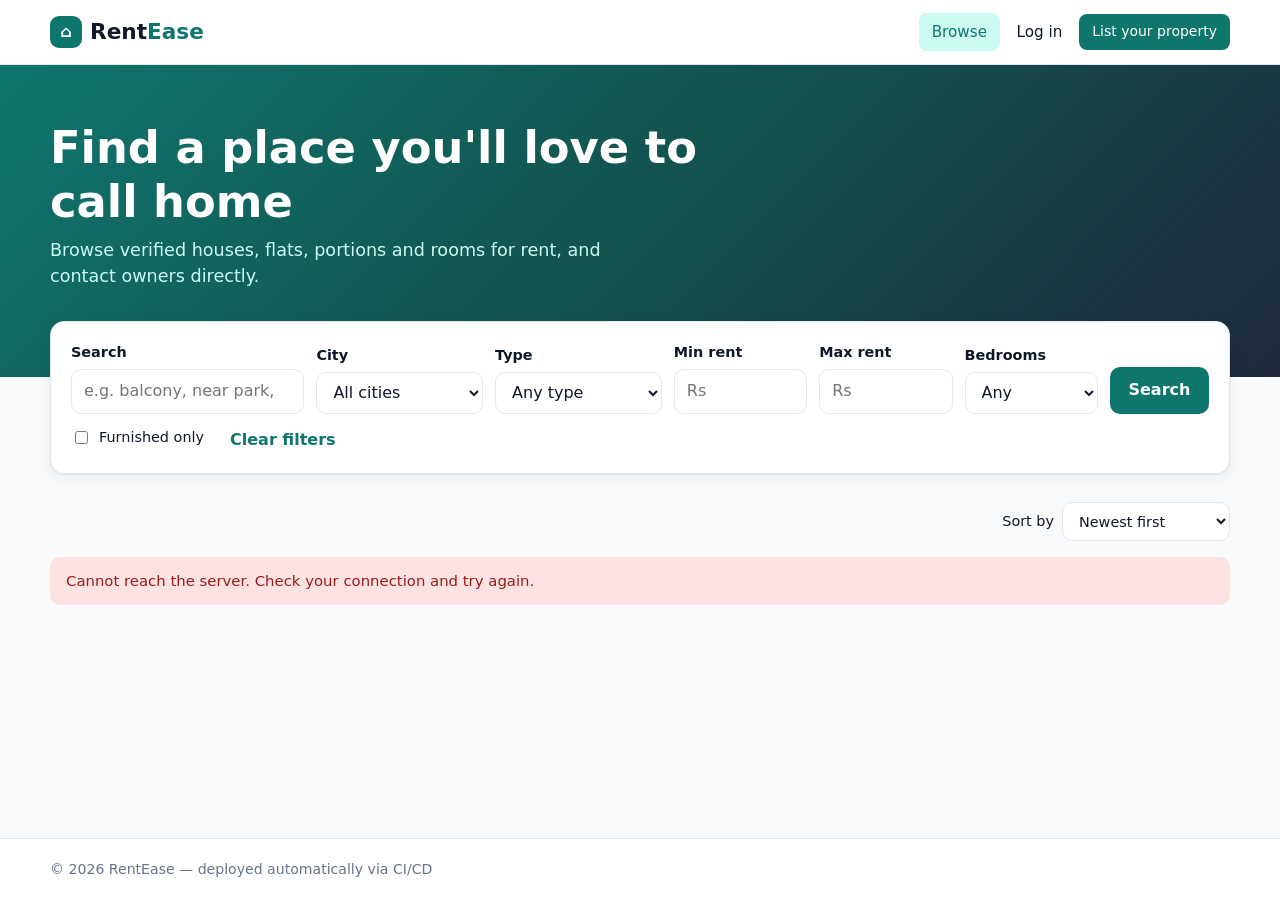
<file: frontend/index.html>
<!DOCTYPE html>
<html lang="en">
<head>
  <meta charset="UTF-8">
  <meta name="viewport" content="width=device-width, initial-scale=1">
  <title>RentEase — Houses, flats and rooms for rent</title>
  <meta name="description" content="Find houses, flats, portions and rooms for rent across Pakistan.">
  <link rel="stylesheet" href="assets/css/styles.css">
</head>
<body>
<main>
  <section class="hero">
    <div class="container">
      <h1>Find a place you'll love to call home</h1>
      <p>Browse verified houses, flats, portions and rooms for rent, and contact owners directly.</p>
    </div>
  </section>

  <div class="container">
    <form class="card search-panel" id="search-form" autocomplete="off">
      <div class="search-grid">
        <div class="field">
          <label for="q">Search</label>
          <input id="q" name="q" type="search" placeholder="e.g. balcony, near park, F-10">
        </div>
        <div class="field">
          <label for="city">City</label>
          <select id="city" name="city"><option value="">All cities</option></select>
        </div>
        <div class="field">
          <label for="type">Type</label>
          <select id="type" name="type">
            <option value="">Any type</option>
            <option value="house">House</option>
            <option value="flat">Flat</option>
            <option value="portion">Portion</option>
            <option value="room">Room</option>
            <option value="studio">Studio</option>
          </select>
        </div>
        <div class="field">
          <label for="min_rent">Min rent</label>
          <input id="min_rent" name="min_rent" type="number" min="0" step="1000" placeholder="Rs">
        </div>
        <div class="field">
          <label for="max_rent">Max rent</label>
          <input id="max_rent" name="max_rent" type="number" min="0" step="1000" placeholder="Rs">
        </div>
        <div class="field">
          <label for="bedrooms">Bedrooms</label>
          <select id="bedrooms" name="bedrooms">
            <option value="">Any</option>
            <option value="1">1+</option>
            <option value="2">2+</option>
            <option value="3">3+</option>
            <option value="4">4+</option>
            <option value="5">5+</option>
          </select>
        </div>
        <div class="actions">
          <button class="btn" type="submit">Search</button>
        </div>
      </div>
      <div style="display:flex;gap:1.25rem;margin-top:.8rem;align-items:center;flex-wrap:wrap">
        <label class="checkbox"><input type="checkbox" name="furnished" id="furnished"> Furnished only</label>
        <button class="linklike" type="button" id="reset-btn" style="color:var(--brand);font-weight:600">Clear filters</button>
      </div>
    </form>

    <div class="results-bar">
      <div id="result-count" class="muted"></div>
      <label style="display:flex;align-items:center;gap:.5rem;margin:0;font-weight:500">
        Sort by
        <select id="sort">
          <option value="newest">Newest first</option>
          <option value="rent_asc">Rent: low to high</option>
          <option value="rent_desc">Rent: high to low</option>
        </select>
      </label>
    </div>

    <div id="results" class="grid"></div>
    <div id="pagination" class="pagination"></div>
    <div style="height:3rem"></div>
  </div>
</main>
<script src="assets/js/config.js"></script>
<script src="assets/js/common.js"></script>
<script src="assets/js/home.js"></script>
</body>
</html>
</file>
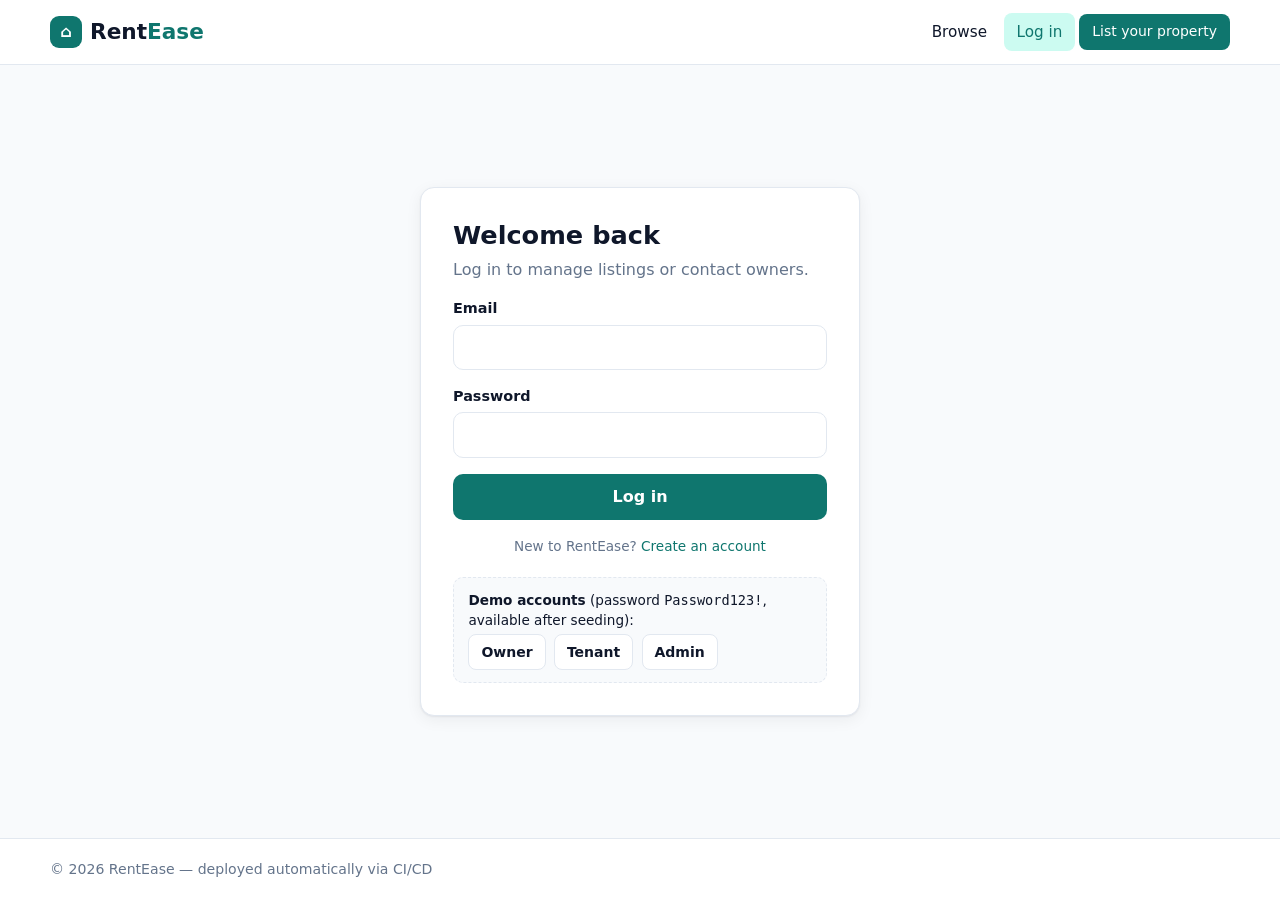
<file: frontend/admin.html>
<!DOCTYPE html>
<html lang="en">
<head>
  <meta charset="UTF-8">
  <meta name="viewport" content="width=device-width, initial-scale=1">
  <title>Admin — RentEase</title>
  <link rel="stylesheet" href="assets/css/styles.css">
</head>
<body>
<main class="page">
  <div class="container">
    <div class="page-head">
      <div>
        <h1>Admin dashboard</h1>
        <p>Review new listings and manage users.</p>
      </div>
    </div>
    <div class="stats" id="stats"></div>
    <div class="tabs" id="tabs">
      <button type="button" data-tab="pending" class="current">Pending review<span class="count" id="pending-count">0</span></button>
      <button type="button" data-tab="approved">Approved</button>
      <button type="button" data-tab="rejected">Rejected</button>
      <button type="button" data-tab="users">Users</button>
    </div>
    <div id="panel"></div>
  </div>
</main>
<script src="assets/js/config.js"></script>
<script src="assets/js/common.js"></script>
<script src="assets/js/admin.js"></script>
</body>
</html>
</file>
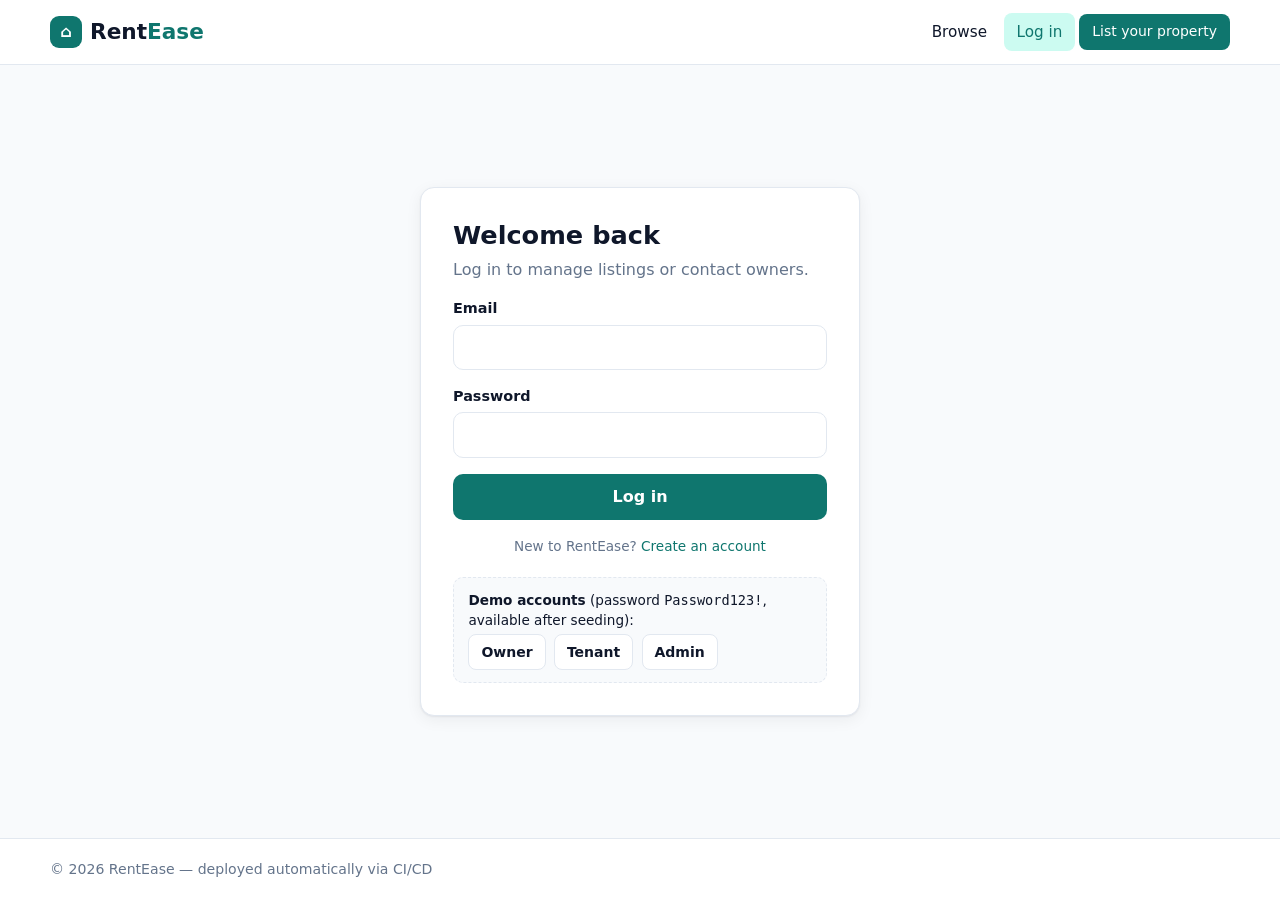
<file: frontend/dashboard.html>
<!DOCTYPE html>
<html lang="en">
<head>
  <meta charset="UTF-8">
  <meta name="viewport" content="width=device-width, initial-scale=1">
  <title>Dashboard — RentEase</title>
  <link rel="stylesheet" href="assets/css/styles.css">
</head>
<body>
<main class="page">
  <div class="container">
    <div class="page-head">
      <div>
        <h1 id="dash-title">Dashboard</h1>
        <p id="dash-sub"></p>
      </div>
      <button class="btn" id="new-listing-btn" type="button" hidden>+ Add new listing</button>
    </div>
    <div class="tabs" id="tabs"></div>
    <div id="panel"></div>
  </div>
</main>

<div class="modal-backdrop" id="listing-modal" role="dialog" aria-modal="true" aria-labelledby="modal-title">
  <div class="card modal">
    <div class="modal-head">
      <h2 id="modal-title" style="margin:0">Add listing</h2>
      <button class="close-x" type="button" data-close aria-label="Close">×</button>
    </div>
    <form id="listing-form" novalidate>
      <div class="field">
        <label for="f-title">Title</label>
        <input id="f-title" name="title" maxlength="150" placeholder="e.g. 2-bed flat near F-10 Markaz" required>
      </div>
      <div class="form-grid">
        <div class="field">
          <label for="f-type">Property type</label>
          <select id="f-type" name="property_type" required>
            <option value="">Choose…</option>
            <option value="house">House</option>
            <option value="flat">Flat / apartment</option>
            <option value="portion">Portion</option>
            <option value="room">Room</option>
            <option value="studio">Studio</option>
          </select>
        </div>
        <div class="field">
          <label for="f-rent">Monthly rent (Rs)</label>
          <input id="f-rent" name="rent" type="number" min="1000" step="500" required>
        </div>
        <div class="field">
          <label for="f-city">City</label>
          <input id="f-city" name="city" list="city-list" required>
          <datalist id="city-list">
            <option value="Islamabad"><option value="Rawalpindi"><option value="Lahore"><option value="Karachi">
            <option value="Peshawar"><option value="Faisalabad"><option value="Multan"><option value="Quetta">
          </datalist>
        </div>
        <div class="field">
          <label for="f-area">Area / sector</label>
          <input id="f-area" name="area" placeholder="e.g. G-11/2, DHA Phase 6" required>
        </div>
        <div class="field">
          <label for="f-bedrooms">Bedrooms</label>
          <input id="f-bedrooms" name="bedrooms" type="number" min="0" max="20" required>
        </div>
        <div class="field">
          <label for="f-bathrooms">Bathrooms</label>
          <input id="f-bathrooms" name="bathrooms" type="number" min="0" max="20" required>
        </div>
        <div class="field">
          <label for="f-size">Size (sq ft) <span class="hint">optional</span></label>
          <input id="f-size" name="size_sqft" type="number" min="50">
        </div>
        <div class="field">
          <label for="f-address">Street address <span class="hint">optional</span></label>
          <input id="f-address" name="address" maxlength="255">
        </div>
      </div>
      <div class="field">
        <label for="f-desc">Description</label>
        <textarea id="f-desc" name="description" rows="5" placeholder="Describe the property, nearby facilities, utilities, rules…" required></textarea>
      </div>
      <div class="field"><label class="checkbox"><input type="checkbox" name="furnished"> Furnished</label></div>

      <div id="images-section" hidden>
        <label>Photos</label>
        <div class="image-manager" id="image-manager"></div>
        <div class="field">
          <input type="file" id="image-input" accept="image/jpeg,image/png,image/webp" multiple>
          <div class="hint">JPG, PNG or WebP, up to 5 MB each, max 8 photos. The first photo is the cover.</div>
        </div>
      </div>
      <p class="hint" id="moderation-note">New and edited listings are reviewed by an admin before they appear publicly.</p>
      <div style="display:flex;gap:.6rem;justify-content:flex-end">
        <button class="btn secondary" type="button" data-close>Cancel</button>
        <button class="btn" type="submit" id="save-btn">Save listing</button>
      </div>
    </form>
  </div>
</div>

<script src="assets/js/config.js"></script>
<script src="assets/js/common.js"></script>
<script src="assets/js/inquiries.js"></script>
<script src="assets/js/dashboard.js"></script>
</body>
</html>
</file>
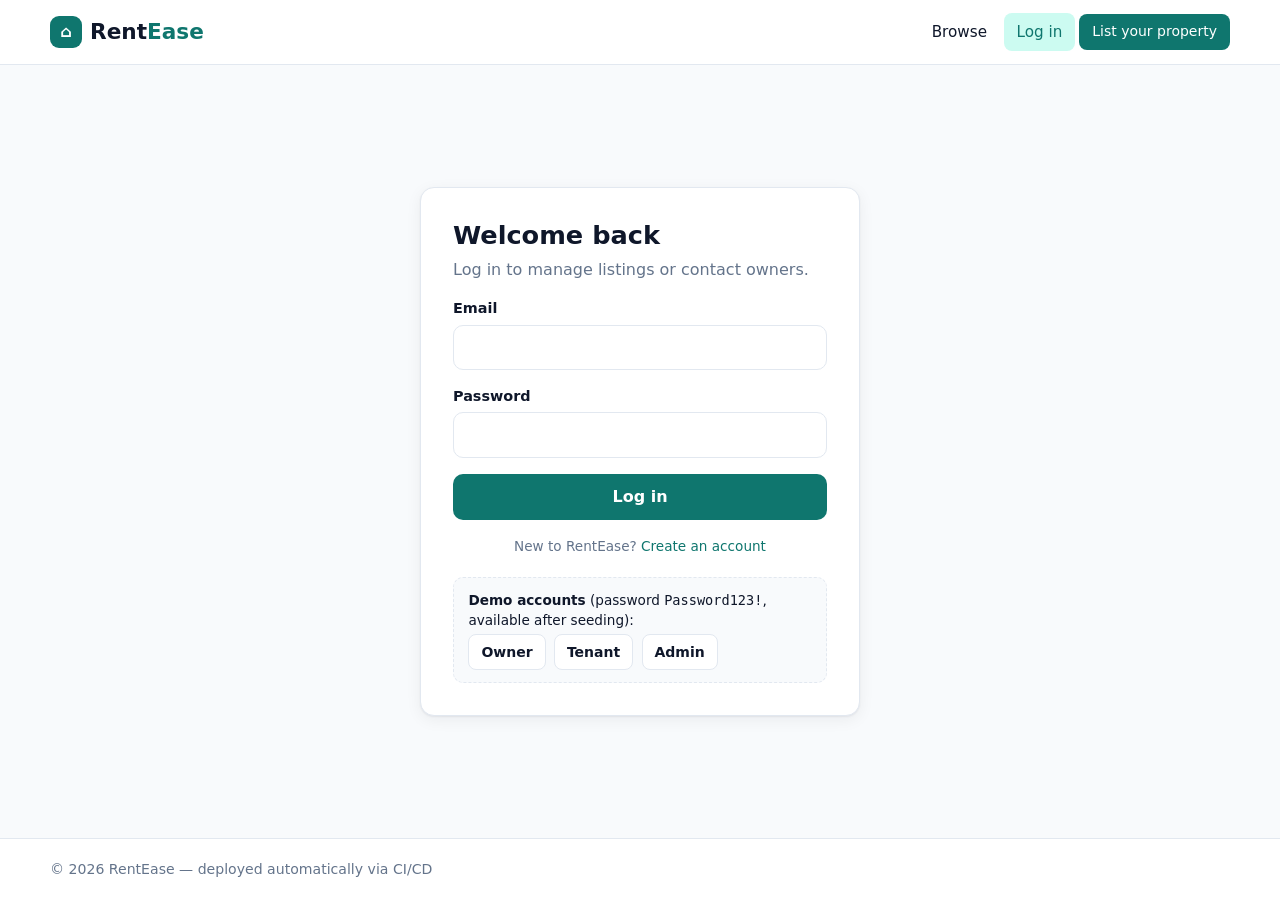
<file: frontend/login.html>
<!DOCTYPE html>
<html lang="en">
<head>
  <meta charset="UTF-8">
  <meta name="viewport" content="width=device-width, initial-scale=1">
  <title>Log in — RentEase</title>
  <link rel="stylesheet" href="assets/css/styles.css">
</head>
<body>
<main class="auth-wrap">
  <div class="card auth-card">
    <h1 style="font-size:1.6rem">Welcome back</h1>
    <p class="muted" style="margin-top:0">Log in to manage listings or contact owners.</p>
    <form id="login-form" novalidate>
      <div class="field">
        <label for="email">Email</label>
        <input id="email" name="email" type="email" autocomplete="email" required>
      </div>
      <div class="field">
        <label for="password">Password</label>
        <input id="password" name="password" type="password" autocomplete="current-password" required>
      </div>
      <button class="btn block" type="submit">Log in</button>
    </form>
    <p class="hint" style="text-align:center;margin-top:1rem">New to RentEase? <a href="register.html">Create an account</a></p>
    <div class="demo-box">
      <strong>Demo accounts</strong> (password <code>Password123!</code>, available after seeding):<br>
      <button class="btn secondary small" type="button" data-demo="ahmed.owner@rentease.pk">Owner</button>
      <button class="btn secondary small" type="button" data-demo="ayesha.tenant@rentease.pk">Tenant</button>
      <button class="btn secondary small" type="button" data-demo="admin@rentease.pk">Admin</button>
    </div>
  </div>
</main>
<script src="assets/js/config.js"></script>
<script src="assets/js/common.js"></script>
<script src="assets/js/auth.js"></script>
</body>
</html>
</file>
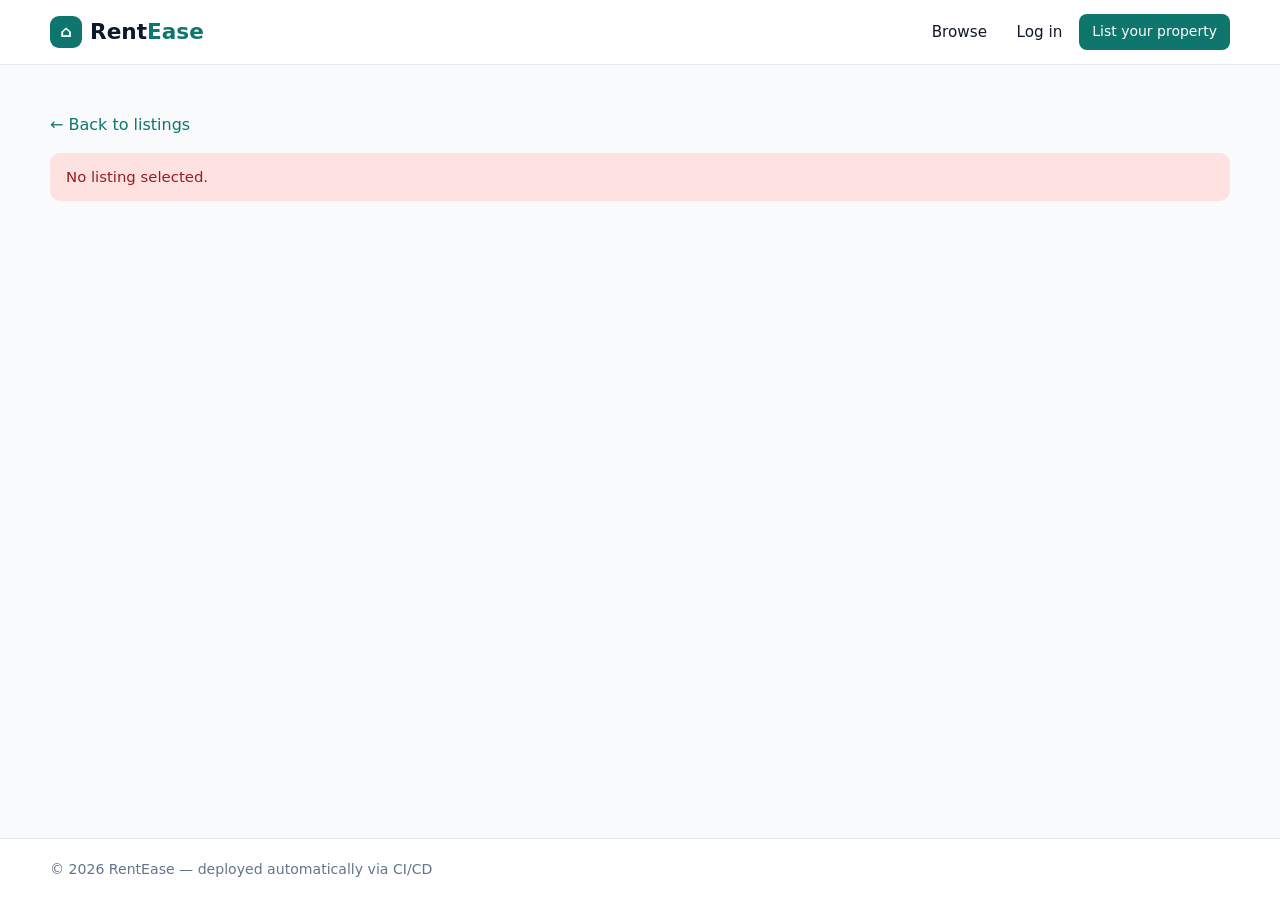
<file: frontend/property.html>
<!DOCTYPE html>
<html lang="en">
<head>
  <meta charset="UTF-8">
  <meta name="viewport" content="width=device-width, initial-scale=1">
  <title>Property details — RentEase</title>
  <link rel="stylesheet" href="assets/css/styles.css">
</head>
<body>
<main class="page">
  <div class="container">
    <p><a href="index.html">← Back to listings</a></p>
    <div id="content"></div>
  </div>
</main>
<script src="assets/js/config.js"></script>
<script src="assets/js/common.js"></script>
<script src="assets/js/property.js"></script>
</body>
</html>
</file>
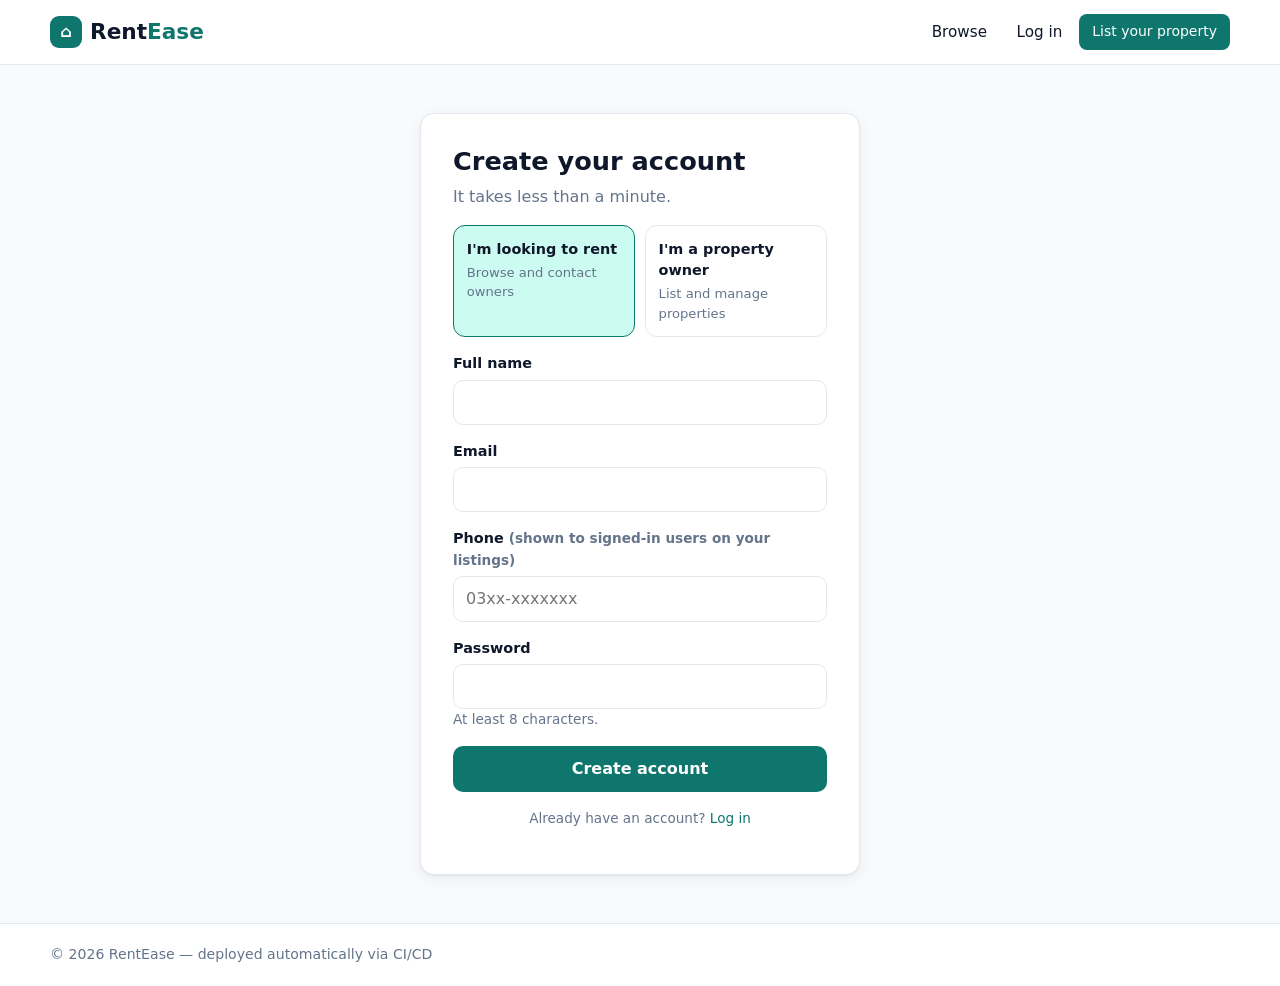
<file: frontend/register.html>
<!DOCTYPE html>
<html lang="en">
<head>
  <meta charset="UTF-8">
  <meta name="viewport" content="width=device-width, initial-scale=1">
  <title>Create account — RentEase</title>
  <link rel="stylesheet" href="assets/css/styles.css">
</head>
<body>
<main class="auth-wrap">
  <div class="card auth-card">
    <h1 style="font-size:1.6rem">Create your account</h1>
    <p class="muted" style="margin-top:0">It takes less than a minute.</p>
    <form id="register-form" novalidate>
      <div class="role-picker field">
        <label><input type="radio" name="role" value="tenant" checked>I'm looking to rent<span>Browse and contact owners</span></label>
        <label><input type="radio" name="role" value="owner">I'm a property owner<span>List and manage properties</span></label>
      </div>
      <div class="field">
        <label for="name">Full name</label>
        <input id="name" name="name" autocomplete="name" required>
      </div>
      <div class="field">
        <label for="email">Email</label>
        <input id="email" name="email" type="email" autocomplete="email" required>
      </div>
      <div class="field">
        <label for="phone">Phone <span class="hint">(shown to signed-in users on your listings)</span></label>
        <input id="phone" name="phone" type="tel" autocomplete="tel" placeholder="03xx-xxxxxxx">
      </div>
      <div class="field">
        <label for="password">Password</label>
        <input id="password" name="password" type="password" autocomplete="new-password" minlength="8" required>
        <div class="hint">At least 8 characters.</div>
      </div>
      <button class="btn block" type="submit">Create account</button>
    </form>
    <p class="hint" style="text-align:center;margin-top:1rem">Already have an account? <a href="login.html">Log in</a></p>
  </div>
</main>
<script src="assets/js/config.js"></script>
<script src="assets/js/common.js"></script>
<script src="assets/js/auth.js"></script>
</body>
</html>
</file>
<file: frontend/assets/css/styles.css>
:root {
  --brand: #0f766e;
  --brand-dark: #115e59;
  --brand-soft: #ccfbf1;
  --accent: #f59e0b;
  --ink: #0f172a;
  --muted: #64748b;
  --line: #e2e8f0;
  --bg: #f8fafc;
  --card: #ffffff;
  --danger: #dc2626;
  --danger-soft: #fee2e2;
  --ok: #16a34a;
  --ok-soft: #dcfce7;
  --warn-soft: #fef3c7;
  --radius: 14px;
  --shadow: 0 1px 2px rgba(15, 23, 42, .06), 0 4px 16px rgba(15, 23, 42, .06);
}

* { box-sizing: border-box; }
html, body { margin: 0; }
body {
  font-family: system-ui, -apple-system, "Segoe UI", Roboto, "Helvetica Neue", Arial, sans-serif;
  color: var(--ink);
  background: var(--bg);
  line-height: 1.5;
  min-height: 100vh;
  display: flex;
  flex-direction: column;
}
main { flex: 1; }
a { color: var(--brand); text-decoration: none; }
a:hover { text-decoration: underline; }
img { max-width: 100%; display: block; }
h1, h2, h3 { line-height: 1.2; margin: 0 0 .5rem; }

.container { width: min(1180px, 100% - 2rem); margin-inline: auto; }

/* ---------- header ---------- */
.site-header {
  background: #fff;
  border-bottom: 1px solid var(--line);
  position: sticky; top: 0; z-index: 20;
}
.site-header .container { display: flex; align-items: center; gap: 1rem; height: 64px; }
.logo { font-weight: 800; font-size: 1.35rem; color: var(--ink); display: flex; align-items: center; gap: .5rem; }
.logo:hover { text-decoration: none; }
.logo-mark {
  width: 32px; height: 32px; border-radius: 9px; background: var(--brand);
  display: grid; place-items: center; color: #fff; font-size: 1rem;
}
.logo span.accent { color: var(--brand); }
.nav { margin-left: auto; display: flex; align-items: center; gap: .25rem; flex-wrap: wrap; }
.nav a, .nav button.linklike {
  padding: .5rem .8rem; border-radius: 8px; color: var(--ink); font-weight: 500; font-size: .95rem;
}
.nav a:hover, .nav button.linklike:hover { background: var(--bg); text-decoration: none; }
.nav a.active { color: var(--brand); background: var(--brand-soft); }
.nav .user-chip { color: var(--muted); font-size: .9rem; padding: 0 .5rem; }
button.linklike { background: none; border: 0; cursor: pointer; font: inherit; }

@media (max-width: 640px) {
  .site-header .container { height: auto; padding: .6rem 0; flex-wrap: wrap; gap: .4rem; }
  .nav { margin-left: 0; width: 100%; gap: .15rem; }
  .nav a, .nav button.linklike { padding: .4rem .6rem; font-size: .9rem; }
  .nav .user-chip { display: none; }
  .nav .btn.small { margin-left: auto; }
  .site-header { position: static; }
}

/* ---------- buttons & forms ---------- */
.btn {
  display: inline-flex; align-items: center; justify-content: center; gap: .4rem;
  border: 1px solid transparent; border-radius: 10px; padding: .65rem 1.1rem;
  font: inherit; font-weight: 600; cursor: pointer; background: var(--brand); color: #fff;
  transition: background .15s, transform .05s;
}
.btn:hover { background: var(--brand-dark); text-decoration: none; }
.btn:active { transform: translateY(1px); }
.btn:disabled { opacity: .6; cursor: not-allowed; }
.btn.secondary { background: #fff; color: var(--ink); border-color: var(--line); }
.btn.secondary:hover { background: var(--bg); }
.btn.danger { background: var(--danger); }
.btn.danger:hover { background: #b91c1c; }
.btn.ok { background: var(--ok); }
.btn.small { padding: .4rem .75rem; font-size: .875rem; border-radius: 8px; }
.btn.block { width: 100%; }

label { display: block; font-weight: 600; font-size: .9rem; margin-bottom: .3rem; }
input, select, textarea {
  width: 100%; font: inherit; padding: .6rem .75rem; border: 1px solid var(--line); border-radius: 10px;
  background: #fff; color: var(--ink);
}
input:focus, select:focus, textarea:focus { outline: 2px solid var(--brand-soft); border-color: var(--brand); }
textarea { resize: vertical; min-height: 110px; }
.field { margin-bottom: 1rem; }
.field .error { color: var(--danger); font-size: .82rem; margin-top: .25rem; }
.field.has-error input, .field.has-error select, .field.has-error textarea { border-color: var(--danger); }
.form-grid { display: grid; grid-template-columns: repeat(auto-fit, minmax(200px, 1fr)); gap: 0 1rem; }
.checkbox { display: flex; align-items: center; gap: .5rem; font-weight: 500; }
.checkbox input { width: auto; }
.hint { color: var(--muted); font-size: .85rem; }

/* ---------- cards & layout ---------- */
.card { background: var(--card); border: 1px solid var(--line); border-radius: var(--radius); box-shadow: var(--shadow); }
.card.pad { padding: 1.5rem; }
.page { padding: 2rem 0 3rem; }
.page-head { display: flex; align-items: end; justify-content: space-between; gap: 1rem; margin-bottom: 1.5rem; flex-wrap: wrap; }
.page-head p { margin: 0; color: var(--muted); }

/* ---------- hero & search ---------- */
.hero {
  background: linear-gradient(135deg, #0f766e 0%, #134e4a 55%, #1e293b 100%);
  color: #fff; padding: 3.5rem 0 5.5rem;
}
.hero h1 { font-size: clamp(1.9rem, 4vw, 2.8rem); max-width: 720px; }
.hero p { color: #ccfbf1; max-width: 620px; font-size: 1.1rem; margin: 0; }
.search-panel { margin-top: -3.5rem; padding: 1.25rem; }
.search-grid { display: grid; grid-template-columns: 1.4fr 1fr 1fr .8fr .8fr .8fr auto; gap: .75rem; align-items: end; }
.search-grid .field { margin: 0; }
@media (max-width: 980px) { .search-grid { grid-template-columns: 1fr 1fr; } .search-grid .actions { grid-column: 1 / -1; } }

.results-bar { display: flex; justify-content: space-between; align-items: center; margin: 1.75rem 0 1rem; gap: 1rem; flex-wrap: wrap; }
.results-bar select { width: auto; }
.muted { color: var(--muted); }

/* ---------- listing cards ---------- */
.grid { display: grid; grid-template-columns: repeat(auto-fill, minmax(290px, 1fr)); gap: 1.25rem; }
.listing { overflow: hidden; display: flex; flex-direction: column; color: inherit; transition: transform .15s, box-shadow .15s; }
.listing:hover { transform: translateY(-2px); box-shadow: 0 8px 28px rgba(15, 23, 42, .12); text-decoration: none; }
.thumb { aspect-ratio: 16 / 10; background: #e2e8f0; position: relative; overflow: hidden; }
.thumb img { width: 100%; height: 100%; object-fit: cover; }
.thumb .tag {
  position: absolute; top: .75rem; left: .75rem; background: rgba(15, 23, 42, .78); color: #fff;
  font-size: .75rem; font-weight: 600; padding: .25rem .6rem; border-radius: 999px; text-transform: capitalize;
}
.placeholder {
  width: 100%; height: 100%; display: grid; place-items: center; color: #fff; font-size: 2.5rem;
}
.listing .body { padding: 1rem 1.1rem 1.2rem; display: flex; flex-direction: column; gap: .35rem; flex: 1; }
.price { font-size: 1.25rem; font-weight: 800; color: var(--brand-dark); }
.price small { font-size: .8rem; color: var(--muted); font-weight: 500; }
.listing h3 { font-size: 1.02rem; font-weight: 650; }
.location { color: var(--muted); font-size: .9rem; }
.facts { display: flex; gap: .9rem; color: var(--muted); font-size: .85rem; margin-top: auto; padding-top: .6rem; border-top: 1px solid var(--line); }

.pagination { display: flex; justify-content: center; gap: .4rem; margin-top: 2rem; }
.pagination button { min-width: 40px; }
.pagination button.current { background: var(--brand); color: #fff; border-color: var(--brand); }

.empty { text-align: center; padding: 3rem 1rem; color: var(--muted); }
.empty .big { font-size: 2.5rem; }

/* ---------- property detail ---------- */
.detail { display: grid; grid-template-columns: 1.7fr 1fr; gap: 1.5rem; align-items: start; }
@media (max-width: 900px) { .detail { grid-template-columns: 1fr; } }
.gallery-main { aspect-ratio: 16 / 10; border-radius: var(--radius); overflow: hidden; background: #e2e8f0; }
.gallery-main img { width: 100%; height: 100%; object-fit: cover; }
.gallery-thumbs { display: flex; gap: .5rem; margin-top: .6rem; overflow-x: auto; }
.gallery-thumbs button { padding: 0; border: 2px solid transparent; border-radius: 10px; overflow: hidden; width: 88px; height: 62px; cursor: pointer; flex: none; background: none; }
.gallery-thumbs button.current { border-color: var(--brand); }
.gallery-thumbs img { width: 100%; height: 100%; object-fit: cover; }
.spec-list { display: grid; grid-template-columns: repeat(auto-fit, minmax(130px, 1fr)); gap: .75rem; margin: 1.25rem 0; }
.spec { background: var(--bg); border: 1px solid var(--line); border-radius: 12px; padding: .75rem .9rem; }
.spec .k { font-size: .78rem; color: var(--muted); text-transform: uppercase; letter-spacing: .03em; }
.spec .v { font-weight: 700; }
.description { white-space: pre-line; }
.sticky { position: sticky; top: 84px; }

/* ---------- badges, tables, tabs ---------- */
.badge { display: inline-block; font-size: .75rem; font-weight: 700; padding: .2rem .6rem; border-radius: 999px; text-transform: capitalize; }
.badge.pending, .badge.new { background: var(--warn-soft); color: #92400e; }
.badge.approved, .badge.replied { background: var(--ok-soft); color: #166534; }
.badge.rejected { background: var(--danger-soft); color: #991b1b; }
.badge.closed { background: #e2e8f0; color: #334155; }
.badge.role { background: var(--brand-soft); color: var(--brand-dark); }

.table-wrap { overflow-x: auto; }
table { width: 100%; border-collapse: collapse; font-size: .93rem; }
th, td { text-align: left; padding: .75rem .9rem; border-bottom: 1px solid var(--line); vertical-align: middle; }
th { font-size: .78rem; text-transform: uppercase; letter-spacing: .03em; color: var(--muted); background: var(--bg); }
tr:last-child td { border-bottom: 0; }
td .row-actions { display: flex; gap: .4rem; flex-wrap: wrap; }
.mini-thumb { width: 64px; height: 44px; border-radius: 8px; overflow: hidden; background: #e2e8f0; }
.mini-thumb img, .mini-thumb .placeholder { width: 100%; height: 100%; object-fit: cover; font-size: 1rem; }

.tabs { display: flex; gap: .25rem; border-bottom: 1px solid var(--line); margin-bottom: 1.25rem; flex-wrap: wrap; }
.tabs button {
  background: none; border: 0; padding: .7rem 1rem; font: inherit; font-weight: 600; color: var(--muted);
  cursor: pointer; border-bottom: 2px solid transparent; margin-bottom: -1px;
}
.tabs button.current { color: var(--brand); border-color: var(--brand); }
.tabs .count { background: var(--bg); border-radius: 999px; padding: 0 .45rem; font-size: .78rem; margin-left: .3rem; }

.stats { display: grid; grid-template-columns: repeat(auto-fit, minmax(170px, 1fr)); gap: 1rem; margin-bottom: 1.5rem; }
.stat { padding: 1.1rem 1.25rem; }
.stat .n { font-size: 1.9rem; font-weight: 800; }
.stat .k { color: var(--muted); font-size: .88rem; }

.inquiry { padding: 1.1rem 1.25rem; margin-bottom: .9rem; }
.inquiry .head { display: flex; justify-content: space-between; gap: 1rem; flex-wrap: wrap; margin-bottom: .4rem; }
.inquiry .msg { background: var(--bg); border-radius: 10px; padding: .75rem .9rem; margin: .5rem 0; white-space: pre-line; }
.inquiry .reply { background: var(--brand-soft); border-radius: 10px; padding: .75rem .9rem; margin: .5rem 0; white-space: pre-line; }
.inquiry form { display: flex; gap: .5rem; margin-top: .5rem; align-items: start; }
.inquiry form textarea { min-height: 44px; }

/* ---------- auth ---------- */
.auth-wrap { display: grid; place-items: center; padding: 3rem 1rem; }
.auth-card { width: min(440px, 100%); padding: 2rem; }
.role-picker { display: grid; grid-template-columns: 1fr 1fr; gap: .6rem; margin-bottom: 1rem; }
.role-picker label {
  border: 1px solid var(--line); border-radius: 12px; padding: .8rem; cursor: pointer; font-weight: 600; margin: 0;
  display: flex; flex-direction: column; gap: .15rem;
}
.role-picker label span { font-weight: 400; font-size: .82rem; color: var(--muted); }
.role-picker input { display: none; }
.role-picker label:has(input:checked) { border-color: var(--brand); background: var(--brand-soft); }
.demo-box { margin-top: 1.25rem; font-size: .85rem; background: var(--bg); border: 1px dashed var(--line); border-radius: 10px; padding: .75rem .9rem; }
.demo-box button { margin: .25rem .25rem 0 0; }

/* ---------- modal ---------- */
.modal-backdrop {
  position: fixed; inset: 0; background: rgba(15, 23, 42, .55); display: none; align-items: flex-start;
  justify-content: center; padding: 3rem 1rem; overflow-y: auto; z-index: 50;
}
.modal-backdrop.open { display: flex; }
.modal { width: min(760px, 100%); padding: 1.5rem; }
.modal .modal-head { display: flex; justify-content: space-between; align-items: center; margin-bottom: 1rem; }
.close-x { background: none; border: 0; font-size: 1.5rem; cursor: pointer; color: var(--muted); }
.image-manager { display: flex; flex-wrap: wrap; gap: .6rem; margin: .5rem 0 1rem; }
.image-manager .img { position: relative; width: 110px; height: 78px; border-radius: 10px; overflow: hidden; background: #e2e8f0; }
.image-manager .img img { width: 100%; height: 100%; object-fit: cover; }
.image-manager .img button {
  position: absolute; top: 4px; right: 4px; border: 0; border-radius: 6px; background: rgba(15, 23, 42, .75);
  color: #fff; cursor: pointer; font-size: .75rem; padding: .15rem .4rem;
}

/* ---------- alerts & toast ---------- */
.alert { padding: .8rem 1rem; border-radius: 10px; margin-bottom: 1rem; font-size: .93rem; }
.alert.error { background: var(--danger-soft); color: #991b1b; }
.alert.info { background: var(--brand-soft); color: var(--brand-dark); }
.alert.warn { background: var(--warn-soft); color: #92400e; }
#toast {
  position: fixed; bottom: 1.5rem; left: 50%; transform: translateX(-50%) translateY(150%);
  background: var(--ink); color: #fff; padding: .8rem 1.2rem; border-radius: 12px; font-weight: 500;
  transition: transform .25s; z-index: 100; max-width: calc(100% - 2rem);
}
#toast.show { transform: translateX(-50%) translateY(0); }
#toast.error { background: var(--danger); }

.loading { text-align: center; padding: 2.5rem; color: var(--muted); }
.spinner { width: 28px; height: 28px; border: 3px solid var(--line); border-top-color: var(--brand); border-radius: 50%; animation: spin .8s linear infinite; margin: 0 auto .5rem; }
@keyframes spin { to { transform: rotate(360deg); } }

/* ---------- footer ---------- */
.site-footer { border-top: 1px solid var(--line); background: #fff; padding: 1.25rem 0; color: var(--muted); font-size: .88rem; }
.site-footer .container { display: flex; justify-content: space-between; gap: 1rem; flex-wrap: wrap; }
</file>
